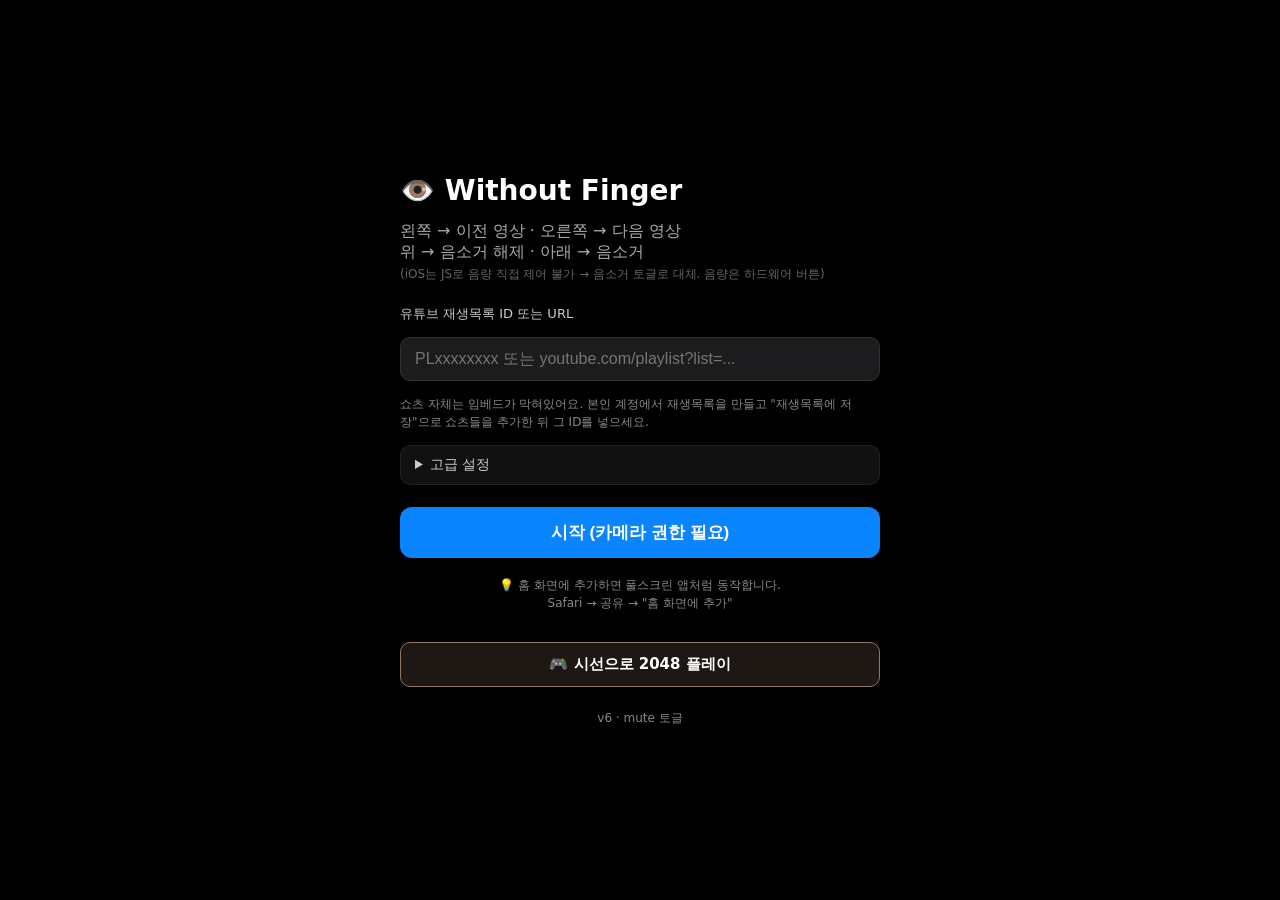
<file: index.html>
<!DOCTYPE html>
<html lang="ko">
<head>
  <meta charset="UTF-8">
  <meta name="viewport" content="width=device-width, initial-scale=1, viewport-fit=cover, user-scalable=no">
  <title>Without Finger</title>

  <!-- 부트 클린업: 옛 SW/캐시가 stuck 상태일 때 한 번만 reload로 회복.
       APP_VERSION 바꿀 때마다 다시 발동. sessionStorage flag로 무한루프 방지. -->
  <script>
    (function () {
      var APP_VERSION = "v6-2026-05-03";
      var prev = null;
      try { prev = localStorage.getItem("wf-app-version"); } catch (_) {}
      if (prev === APP_VERSION) return;

      var done = false;
      try { done = sessionStorage.getItem("wf-cleanup-done") === APP_VERSION; } catch (_) {}
      if (done) {
        try { localStorage.setItem("wf-app-version", APP_VERSION); } catch (_) {}
        return;
      }

      var promises = [];
      if ("serviceWorker" in navigator) {
        promises.push(
          navigator.serviceWorker.getRegistrations().then(function (regs) {
            return Promise.all(regs.map(function (r) { return r.unregister(); }));
          }).catch(function () {})
        );
      }
      if (window.caches && caches.keys) {
        promises.push(
          caches.keys().then(function (keys) {
            return Promise.all(keys.map(function (k) { return caches.delete(k); }));
          }).catch(function () {})
        );
      }
      Promise.all(promises).then(function () {
        try { sessionStorage.setItem("wf-cleanup-done", APP_VERSION); } catch (_) {}
        location.reload();
      });
    })();
  </script>

  <meta name="apple-mobile-web-app-capable" content="yes">
  <meta name="apple-mobile-web-app-status-bar-style" content="black-translucent">
  <meta name="apple-mobile-web-app-title" content="WithoutFinger">
  <meta name="theme-color" content="#000000">

  <link rel="manifest" href="manifest.webmanifest">
  <link rel="icon" href="icon.svg" type="image/svg+xml">
  <link rel="apple-touch-icon" href="icon.svg">
  <link rel="stylesheet" href="styles.css">
</head>
<body>

  <section id="setup" class="screen">
    <div class="setup-inner">
      <h1>👁️ Without Finger</h1>
      <p class="lead">왼쪽 → 이전 영상 · 오른쪽 → 다음 영상<br>위 → 음소거 해제 · 아래 → 음소거<br><small style="color:#666">(iOS는 JS로 음량 직접 제어 불가 → 음소거 토글로 대체. 음량은 하드웨어 버튼)</small></p>

      <label for="playlistInput">유튜브 재생목록 ID 또는 URL</label>
      <input id="playlistInput" type="text" inputmode="url" autocomplete="off"
             placeholder="PLxxxxxxxx 또는 youtube.com/playlist?list=...">
      <small>
        쇼츠 자체는 임베드가 막혀있어요. 본인 계정에서 재생목록을 만들고
        "재생목록에 저장"으로 쇼츠들을 추가한 뒤 그 ID를 넣으세요.
      </small>

      <details>
        <summary>고급 설정</summary>
        <div class="row">
          <label>시선 민감도 (작을수록 민감): <span id="trigVal">0.35</span></label>
          <input id="trigSlider" type="range" min="0.15" max="0.70" step="0.05" value="0.35">
        </div>
        <div class="row">
          <label>쿨다운 (초): <span id="cdVal">0.7</span></label>
          <input id="cdSlider" type="range" min="0.2" max="2.0" step="0.1" value="0.7">
        </div>
      </details>

      <button id="startBtn">시작 (카메라 권한 필요)</button>
      <small class="hint">
        💡 홈 화면에 추가하면 풀스크린 앱처럼 동작합니다.<br>
        Safari → 공유 → "홈 화면에 추가"
      </small>
      <a href="game/2048/" class="game-link">🎮 시선으로 2048 플레이</a>
      <small class="version" id="version">v6 · mute 토글</small>
    </div>
  </section>

  <section id="player-screen" class="screen hidden">
    <div id="player"></div>

    <div id="hud">
      <span id="dot"></span>
      <span id="status">초기화 중...</span>
      <span id="raw">up=0.00</span>
      <button id="toggleBtn" aria-label="ON/OFF">⏸</button>
      <button id="backBtn" aria-label="이전">←</button>
      <button id="exitBtn" aria-label="나가기">✕</button>
    </div>

    <video id="cam" playsinline muted autoplay></video>
  </section>

  <script src="https://www.youtube.com/iframe_api"></script>
  <script src="app.js"></script>
</body>
</html>
</file>
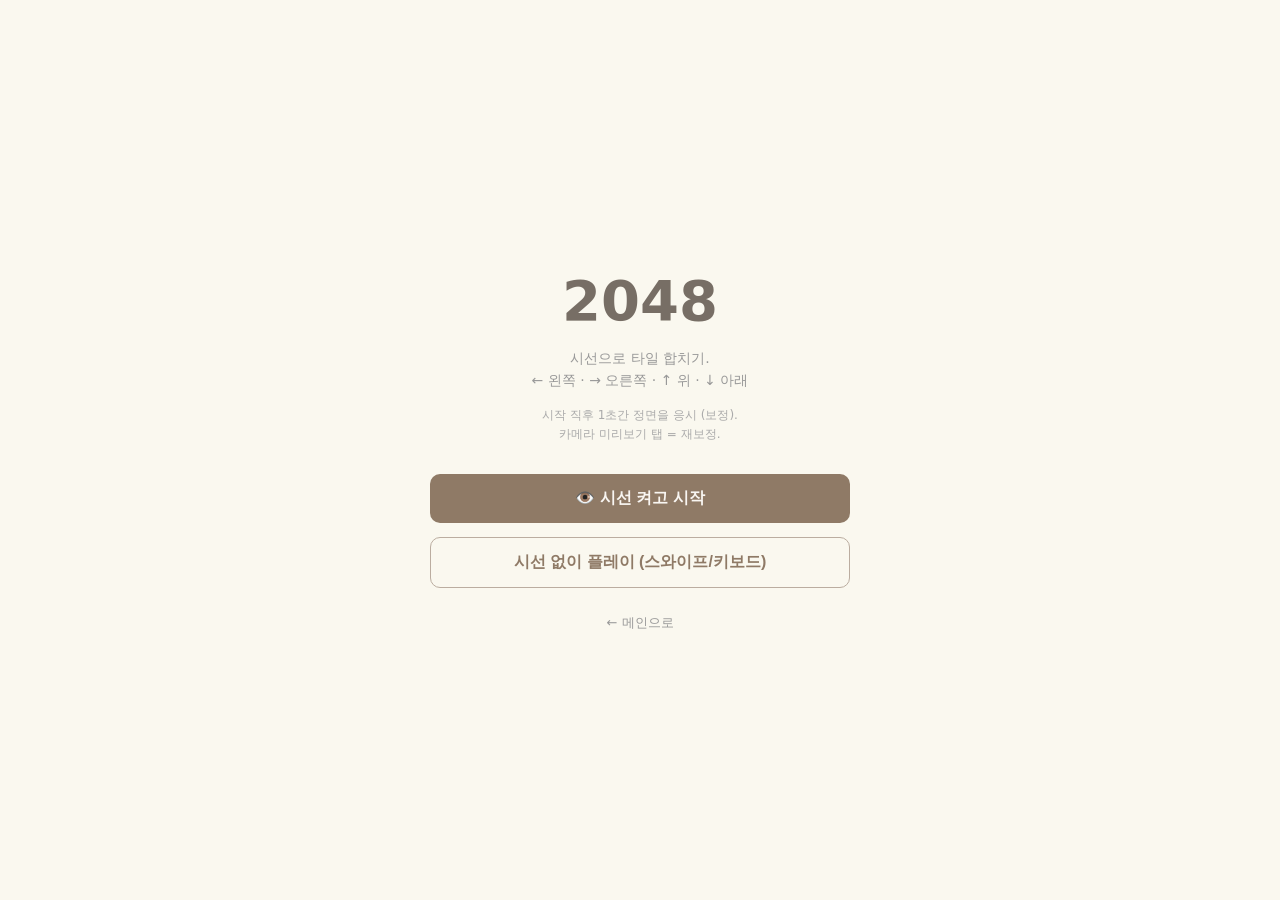
<file: game/2048/index.html>
<!DOCTYPE html>
<html lang="ko">
<head>
  <meta charset="UTF-8">
  <meta name="viewport" content="width=device-width, initial-scale=1, viewport-fit=cover, user-scalable=no">
  <title>2048 · Without Finger</title>
  <meta name="apple-mobile-web-app-capable" content="yes">
  <meta name="apple-mobile-web-app-status-bar-style" content="black-translucent">
  <meta name="theme-color" content="#faf8ef">
  <link rel="icon" href="../../icon.svg" type="image/svg+xml">
  <link rel="stylesheet" href="style.css">
</head>
<body>

  <div id="setup" class="screen">
    <div class="setup-inner">
      <h1>2048</h1>
      <p class="lead">시선으로 타일 합치기.<br>
      ← 왼쪽 · → 오른쪽 · ↑ 위 · ↓ 아래</p>
      <p class="tip">시작 직후 1초간 정면을 응시 (보정).<br>
      카메라 미리보기 탭 = 재보정.</p>

      <button id="startEyeBtn">👁️ 시선 켜고 시작</button>
      <button id="startTouchBtn" class="secondary">시선 없이 플레이 (스와이프/키보드)</button>

      <a href="../../" class="back-link">← 메인으로</a>
    </div>
  </div>

  <div id="game" class="screen hidden">
    <header>
      <a href="../../" class="back" aria-label="메인">←</a>
      <div class="title">2048</div>
      <button id="restartBtn" aria-label="재시작">↻</button>
    </header>

    <div class="scores">
      <div class="score-box">
        <div class="score-label">점수</div>
        <div class="score-value" id="score">0</div>
      </div>
      <div class="score-box">
        <div class="score-label">최고</div>
        <div class="score-value" id="best">0</div>
      </div>
    </div>

    <div id="board-wrap">
      <div id="board"></div>
      <div id="message" class="hidden">
        <div id="message-text"></div>
        <button id="messageBtn">다시 시작</button>
      </div>
    </div>

    <div id="hud" class="hidden">
      <span id="dot"></span>
      <span id="status">대기</span>
      <span id="dir">·</span>
      <button id="exitEyeBtn" aria-label="시선 끄기">⏻</button>
    </div>

    <video id="cam" playsinline muted autoplay class="hidden"></video>
  </div>

  <script type="module" src="game.js"></script>
</body>
</html>
</file>
<file: styles.css>
* { box-sizing: border-box; }

html, body {
  margin: 0;
  padding: 0;
  height: 100%;
  background: #000;
  color: #fff;
  font-family: -apple-system, BlinkMacSystemFont, "Helvetica Neue", system-ui, sans-serif;
  overflow: hidden;
  -webkit-touch-callout: none;
  -webkit-user-select: none;
  user-select: none;
  -webkit-tap-highlight-color: transparent;
}

.screen {
  position: absolute;
  inset: 0;
  display: flex;
  flex-direction: column;
}

.hidden { display: none !important; }

/* ---------- Setup screen ---------- */
#setup {
  padding: max(env(safe-area-inset-top), 24px) 20px max(env(safe-area-inset-bottom), 24px);
  overflow-y: auto;
}

.setup-inner {
  margin: auto;
  width: 100%;
  max-width: 480px;
  display: flex;
  flex-direction: column;
  gap: 14px;
}

#setup h1 {
  margin: 0;
  font-size: 28px;
  font-weight: 700;
}

.lead {
  margin: 0 0 8px;
  color: #aaa;
}

#setup label {
  font-size: 13px;
  color: #ccc;
}

#setup input[type="text"] {
  background: #1c1c1e;
  border: 1px solid #333;
  color: #fff;
  padding: 12px 14px;
  border-radius: 10px;
  font-size: 16px;
  outline: none;
}

#setup input[type="text"]:focus {
  border-color: #0a84ff;
}

#setup small {
  color: #888;
  font-size: 12px;
  line-height: 1.5;
}

.hint {
  text-align: center;
  margin-top: 4px;
}

.version {
  text-align: center;
  color: #444;
  font-size: 10px;
  font-variant-numeric: tabular-nums;
  margin-top: 8px;
}

.game-link {
  display: block;
  text-align: center;
  margin-top: 16px;
  padding: 12px;
  background: rgba(143, 122, 102, 0.2);
  border: 1px solid #8f7a66;
  border-radius: 10px;
  color: #fff;
  text-decoration: none;
  font-size: 15px;
  font-weight: 600;
}

#setup button {
  background: #0a84ff;
  color: #fff;
  border: 0;
  padding: 14px;
  border-radius: 12px;
  font-size: 17px;
  font-weight: 600;
  margin-top: 8px;
  cursor: pointer;
}

#setup button:disabled {
  background: #333;
  color: #888;
}

#setup details {
  background: #111;
  border: 1px solid #222;
  border-radius: 10px;
  padding: 10px 14px;
}

#setup details summary {
  cursor: pointer;
  font-size: 14px;
  color: #ccc;
}

#setup .row {
  margin-top: 10px;
  display: flex;
  flex-direction: column;
  gap: 6px;
}

#setup input[type="range"] {
  width: 100%;
  accent-color: #0a84ff;
}

/* ---------- Player screen ---------- */
#player-screen {
  background: #000;
}

#player {
  flex: 1;
  width: 100%;
  position: relative;
}

#player iframe {
  position: absolute;
  inset: 0;
  width: 100%;
  height: 100%;
  border: 0;
}

#hud {
  position: absolute;
  top: max(env(safe-area-inset-top), 8px);
  left: 8px;
  right: 8px;
  display: flex;
  align-items: center;
  gap: 8px;
  background: rgba(0, 0, 0, 0.7);
  padding: 6px 12px;
  border-radius: 999px;
  font-size: 12px;
  z-index: 10;
  backdrop-filter: blur(20px);
  -webkit-backdrop-filter: blur(20px);
  white-space: nowrap;
  overflow: hidden;
}

#status {
  flex: 1;
  overflow: hidden;
  text-overflow: ellipsis;
  min-width: 0;
}

#dot {
  width: 8px;
  height: 8px;
  border-radius: 50%;
  background: #555;
  transition: background 0.1s;
}

#dot.active { background: #34c759; }

#raw {
  font-variant-numeric: tabular-nums;
  color: #aaa;
}

#hud button {
  background: transparent;
  border: 0;
  color: #fff;
  font-size: 14px;
  padding: 0 4px;
  cursor: pointer;
}

#cam {
  position: absolute;
  bottom: max(env(safe-area-inset-bottom), 12px);
  right: 12px;
  width: 88px;
  height: 66px;
  border-radius: 10px;
  object-fit: cover;
  transform: scaleX(-1);
  border: 1px solid rgba(255, 255, 255, 0.2);
  z-index: 10;
  background: #111;
}
</file>
<file: game/2048/style.css>
* { box-sizing: border-box; }

html, body {
  margin: 0;
  padding: 0;
  height: 100%;
  background: #faf8ef;
  color: #776e65;
  font-family: -apple-system, BlinkMacSystemFont, "Helvetica Neue", system-ui, sans-serif;
  overflow: hidden;
  -webkit-touch-callout: none;
  -webkit-user-select: none;
  user-select: none;
  -webkit-tap-highlight-color: transparent;
  overscroll-behavior: none;
}

.screen {
  position: absolute;
  inset: 0;
  display: flex;
  flex-direction: column;
}

.hidden { display: none !important; }

/* ---------- Setup ---------- */
#setup {
  padding: max(env(safe-area-inset-top), 24px) 20px max(env(safe-area-inset-bottom), 24px);
  justify-content: center;
}

.setup-inner {
  margin: auto;
  width: 100%;
  max-width: 420px;
  display: flex;
  flex-direction: column;
  gap: 14px;
  text-align: center;
}

#setup h1 {
  font-size: 56px;
  font-weight: 800;
  margin: 0;
  color: #776e65;
}

#setup .lead {
  margin: 0;
  color: #999;
  font-size: 14px;
  line-height: 1.6;
}

#setup .tip {
  margin: 0 0 16px;
  color: #aaa;
  font-size: 12px;
  line-height: 1.6;
}

#setup button {
  padding: 14px;
  border: 0;
  border-radius: 10px;
  font-size: 16px;
  font-weight: 600;
  cursor: pointer;
}

#startEyeBtn {
  background: #8f7a66;
  color: #f9f6f2;
}

#startEyeBtn:disabled {
  background: #ccc;
}

.secondary {
  background: transparent;
  color: #8f7a66;
  border: 1px solid #bbada0 !important;
}

.back-link {
  margin-top: 12px;
  color: #999;
  font-size: 13px;
  text-decoration: none;
}

/* ---------- Game ---------- */
#game {
  padding: max(env(safe-area-inset-top), 8px) 12px max(env(safe-area-inset-bottom), 12px);
}

header {
  display: flex;
  align-items: center;
  justify-content: space-between;
  padding: 6px 4px;
}

header .title {
  font-size: 32px;
  font-weight: 800;
  color: #776e65;
}

header .back, header button {
  background: transparent;
  border: 0;
  color: #8f7a66;
  font-size: 22px;
  text-decoration: none;
  padding: 4px 10px;
  cursor: pointer;
  font-weight: 700;
}

.scores {
  display: flex;
  gap: 8px;
  margin: 4px 0 12px;
}

.score-box {
  flex: 1;
  background: #bbada0;
  color: #eee4da;
  padding: 8px 12px;
  border-radius: 6px;
  text-align: center;
}

.score-label {
  font-size: 11px;
  text-transform: uppercase;
  letter-spacing: 0.05em;
  font-weight: 700;
}

.score-value {
  font-size: 20px;
  font-weight: 800;
  color: #fff;
  font-variant-numeric: tabular-nums;
}

#board-wrap {
  position: relative;
  width: 100%;
  display: flex;
  justify-content: center;
  align-items: center;
  margin: auto 0;
}

#board {
  position: relative;
  width: min(92vw, 420px);
  aspect-ratio: 1;
  background: #bbada0;
  border-radius: 8px;
  padding: 8px;
  display: grid;
  grid-template-columns: repeat(4, 1fr);
  grid-template-rows: repeat(4, 1fr);
  gap: 8px;
  touch-action: none;
}

.cell {
  background: rgba(238, 228, 218, 0.35);
  border-radius: 6px;
  display: flex;
  align-items: center;
  justify-content: center;
  font-weight: 800;
  font-size: clamp(20px, 6vw, 40px);
  color: #776e65;
  transition: transform 100ms ease;
}

.cell.empty { color: transparent; }
.cell.v2     { background: #eee4da; color: #776e65; }
.cell.v4     { background: #ede0c8; color: #776e65; }
.cell.v8     { background: #f2b179; color: #f9f6f2; }
.cell.v16    { background: #f59563; color: #f9f6f2; }
.cell.v32    { background: #f67c5f; color: #f9f6f2; }
.cell.v64    { background: #f65e3b; color: #f9f6f2; }
.cell.v128   { background: #edcf72; color: #f9f6f2; font-size: clamp(18px, 5vw, 32px); }
.cell.v256   { background: #edcc61; color: #f9f6f2; font-size: clamp(18px, 5vw, 32px); }
.cell.v512   { background: #edc850; color: #f9f6f2; font-size: clamp(18px, 5vw, 32px); }
.cell.v1024  { background: #edc53f; color: #f9f6f2; font-size: clamp(15px, 4vw, 26px); }
.cell.v2048  { background: #edc22e; color: #f9f6f2; font-size: clamp(15px, 4vw, 26px); }
.cell.v4096,
.cell.v8192,
.cell.v16384 { background: #3c3a32; color: #f9f6f2; font-size: clamp(13px, 3.5vw, 22px); }

.cell.merged { animation: pop 150ms ease; }
.cell.spawned { animation: spawn 200ms ease; }

@keyframes pop {
  0% { transform: scale(1); }
  50% { transform: scale(1.18); }
  100% { transform: scale(1); }
}

@keyframes spawn {
  0% { transform: scale(0.0); }
  100% { transform: scale(1); }
}

#message {
  position: absolute;
  inset: 8px;
  background: rgba(238, 228, 218, 0.85);
  display: flex;
  flex-direction: column;
  align-items: center;
  justify-content: center;
  gap: 16px;
  border-radius: 8px;
  z-index: 5;
}

#message-text {
  font-size: 32px;
  font-weight: 800;
  color: #776e65;
  text-align: center;
}

#message button {
  background: #8f7a66;
  color: #f9f6f2;
  border: 0;
  padding: 10px 18px;
  border-radius: 8px;
  font-size: 16px;
  font-weight: 700;
  cursor: pointer;
}

/* ---------- HUD ---------- */
#hud {
  position: fixed;
  bottom: max(env(safe-area-inset-bottom), 12px);
  left: 12px;
  right: 12px;
  display: flex;
  align-items: center;
  gap: 10px;
  background: rgba(187, 173, 160, 0.95);
  color: #f9f6f2;
  padding: 8px 14px;
  border-radius: 999px;
  font-size: 12px;
  z-index: 10;
}

#dot {
  width: 8px;
  height: 8px;
  border-radius: 50%;
  background: #888;
}

#dot.active { background: #34c759; }

#status {
  flex: 1;
  overflow: hidden;
  text-overflow: ellipsis;
  white-space: nowrap;
}

#dir {
  font-weight: 700;
  font-size: 16px;
  min-width: 18px;
  text-align: center;
}

#hud button {
  background: transparent;
  border: 0;
  color: #f9f6f2;
  font-size: 16px;
  padding: 0 4px;
  cursor: pointer;
}

#cam {
  position: fixed;
  bottom: calc(max(env(safe-area-inset-bottom), 12px) + 50px);
  right: 12px;
  width: 72px;
  height: 54px;
  border-radius: 8px;
  object-fit: cover;
  transform: scaleX(-1);
  border: 2px solid #bbada0;
  z-index: 11;
  background: #111;
}
</file>
